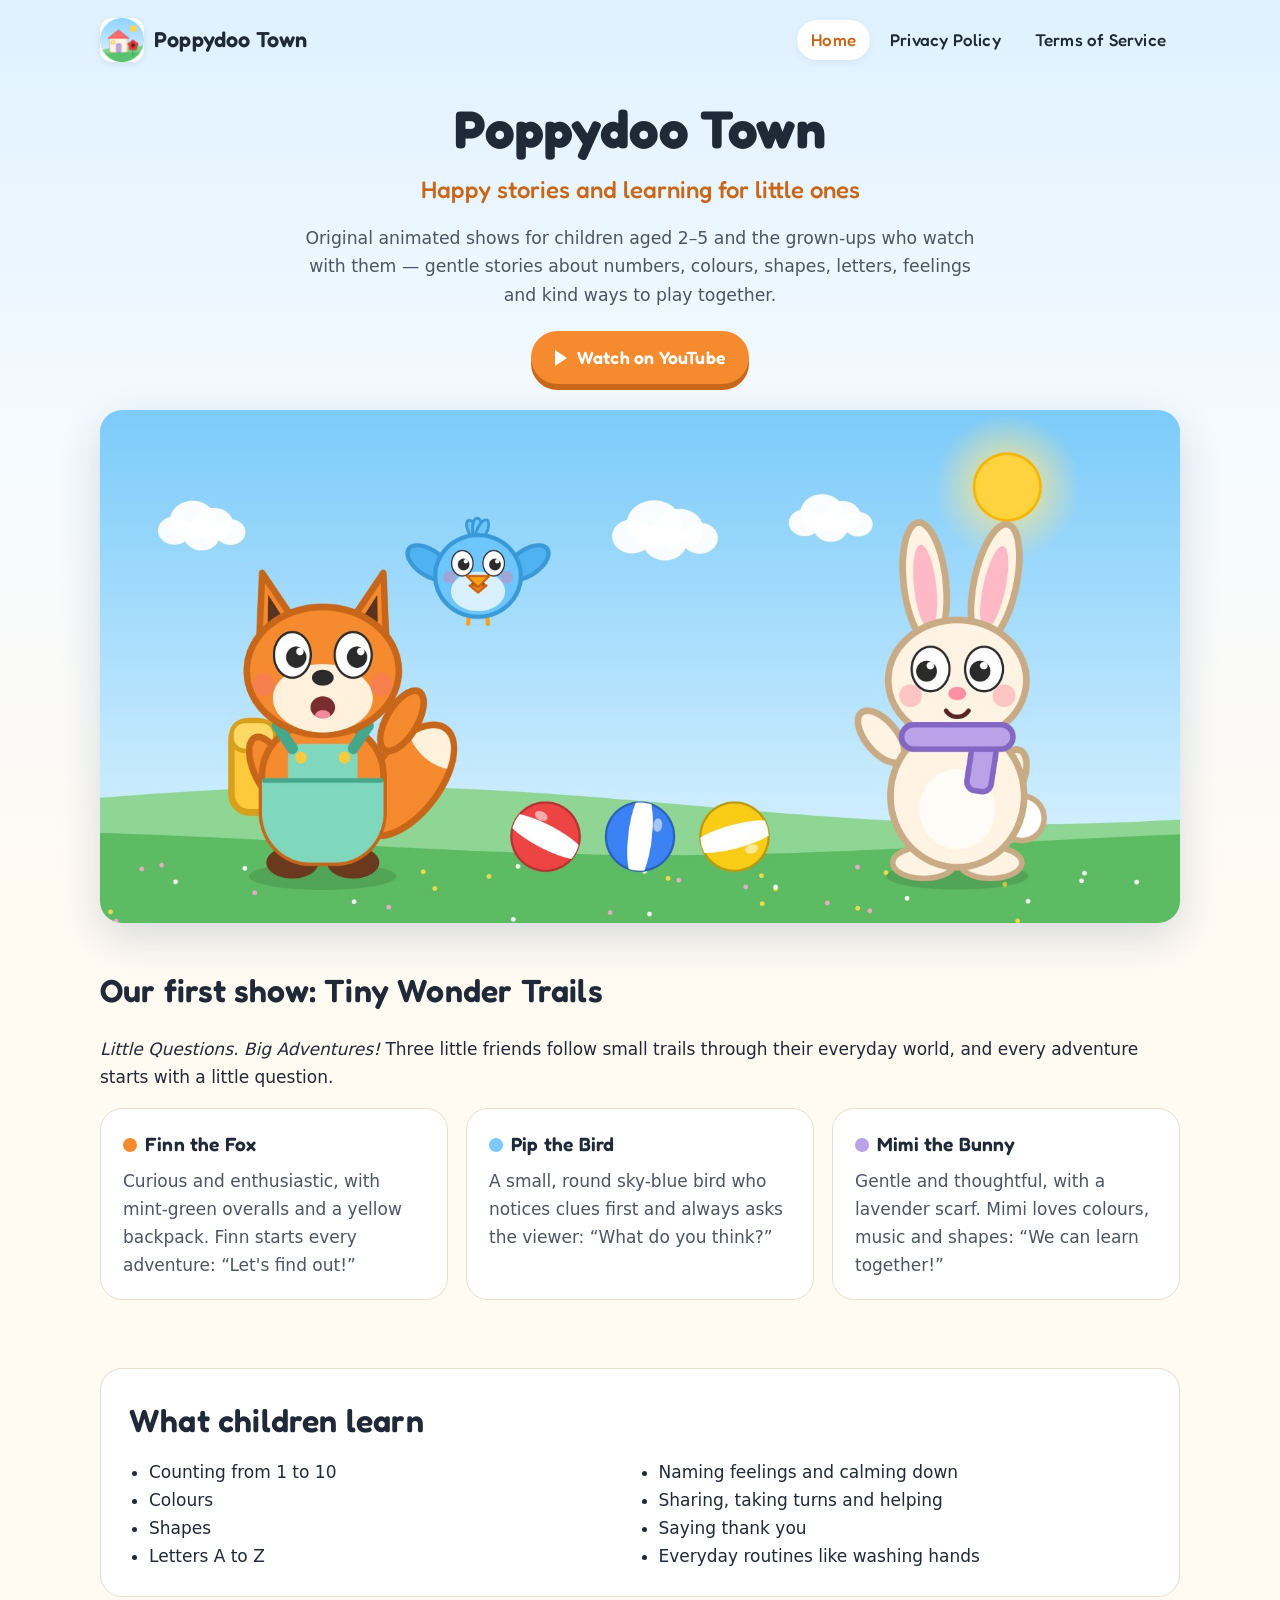
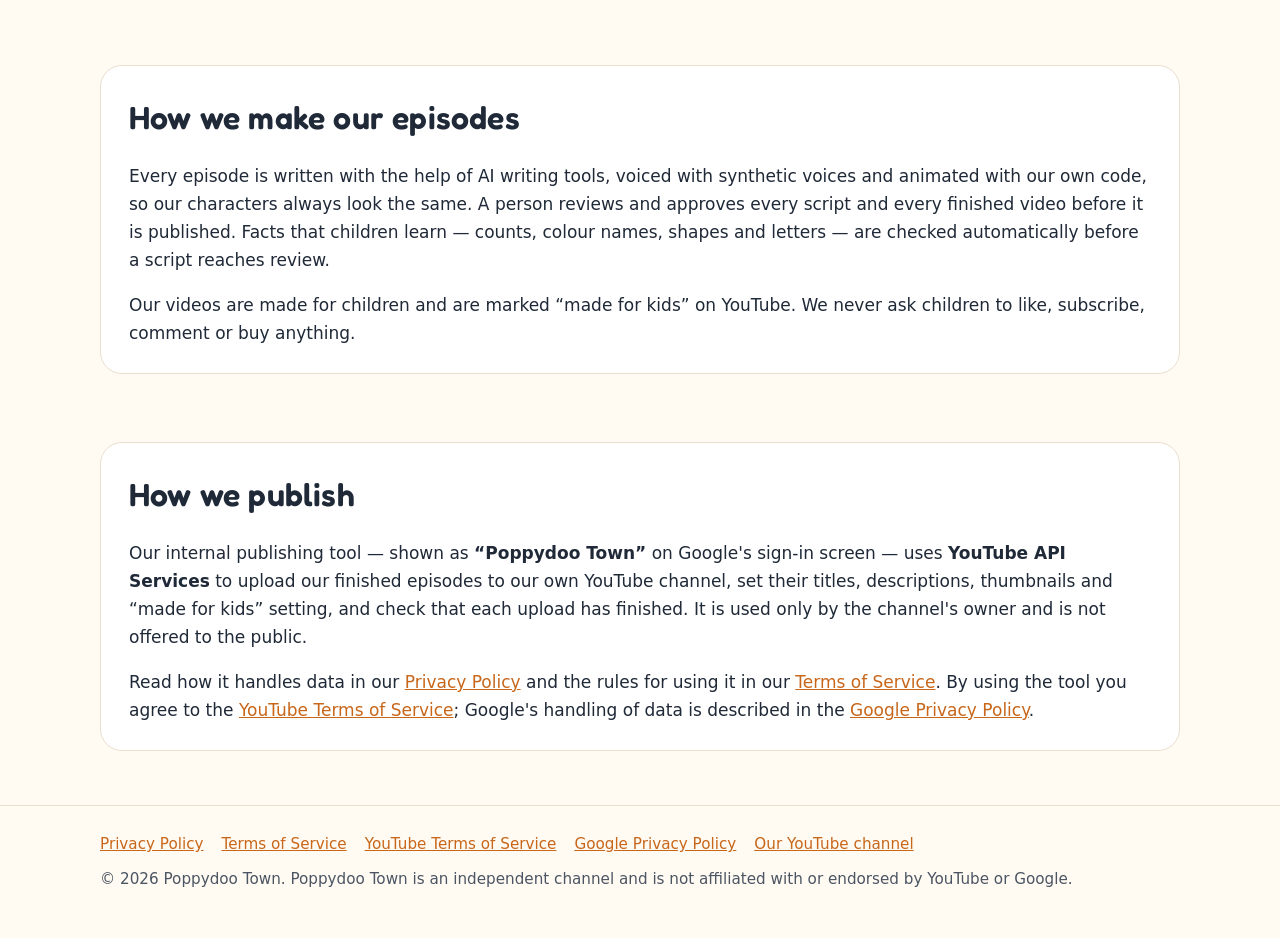
<file: index.html>
<!doctype html>
<html lang="en">
<head>
  <meta charset="utf-8">
  <meta name="viewport" content="width=device-width, initial-scale=1">
  <title>Poppydoo Town — happy stories and learning for little ones</title>
  <meta name="description" content="Poppydoo Town is a YouTube channel of original animated shows for children aged 2–5. Our first show, Tiny Wonder Trails, follows Finn the Fox, Pip the Bird and Mimi the Bunny as they explore numbers, colours, shapes, letters, feelings and kindness.">
  <link rel="icon" type="image/png" href="img/favicon-32.png">
  <link rel="apple-touch-icon" href="img/icon-180.png">
  <link rel="stylesheet" href="style.css">
</head>
<body>
  <header class="site-header">
    <div class="wrap">
      <a class="brand" href="./"><img src="img/icon-180.png" alt="">Poppydoo Town</a>
      <nav aria-label="Main">
        <a href="./" aria-current="page">Home</a>
        <a href="privacy.html">Privacy Policy</a>
        <a href="terms.html">Terms of Service</a>
      </nav>
    </div>
  </header>

  <main>
    <section class="hero">
      <div class="wrap">
        <h1>Poppydoo Town</h1>
        <p class="tagline">Happy stories and learning for little ones</p>
        <p class="lead">Original animated shows for children aged 2–5 and the grown-ups who watch with them —
          gentle stories about numbers, colours, shapes, letters, feelings and kind ways to play together.</p>
        <a class="button" href="https://www.youtube.com/channel/UCV4eer0ZfYjGagVnBDitxRQ" rel="noopener">
          <span class="play" aria-hidden="true"></span> Watch on YouTube
        </a>
        <div class="hero-art">
          <img src="img/hero.jpg" width="1600" height="760"
               alt="Finn the Fox, Pip the Bird and Mimi the Bunny from Tiny Wonder Trails waving in a sunny park next to a red, a blue and a yellow ball">
        </div>
      </div>
    </section>

    <section>
      <div class="wrap">
        <h2>Our first show: Tiny Wonder Trails</h2>
        <p><em>Little Questions. Big Adventures!</em> Three little friends follow small trails through their everyday
          world, and every adventure starts with a little question.</p>
        <div class="cards">
          <div class="card">
            <h3><span class="dot" style="background:var(--fox)"></span>Finn the Fox</h3>
            <p>Curious and enthusiastic, with mint-green overalls and a yellow backpack. Finn starts every adventure: “Let's find out!”</p>
          </div>
          <div class="card">
            <h3><span class="dot" style="background:var(--sky-deep)"></span>Pip the Bird</h3>
            <p>A small, round sky-blue bird who notices clues first and always asks the viewer: “What do you think?”</p>
          </div>
          <div class="card">
            <h3><span class="dot" style="background:var(--lavender)"></span>Mimi the Bunny</h3>
            <p>Gentle and thoughtful, with a lavender scarf. Mimi loves colours, music and shapes: “We can learn together!”</p>
          </div>
        </div>
      </div>
    </section>

    <section>
      <div class="wrap panel">
        <h2>What children learn</h2>
        <ul class="learn">
          <li>Counting from 1 to 10</li>
          <li>Colours</li>
          <li>Shapes</li>
          <li>Letters A to Z</li>
          <li>Naming feelings and calming down</li>
          <li>Sharing, taking turns and helping</li>
          <li>Saying thank you</li>
          <li>Everyday routines like washing hands</li>
        </ul>
      </div>
    </section>

    <section>
      <div class="wrap panel">
        <h2>How we make our episodes</h2>
        <p>Every episode is written with the help of AI writing tools, voiced with synthetic voices and animated
          with our own code, so our characters always look the same. A person reviews and approves every script
          and every finished video before it is published. Facts that children learn — counts, colour names, shapes
          and letters — are checked automatically before a script reaches review.</p>
        <p>Our videos are made for children and are marked “made for kids” on YouTube. We never ask children to
          like, subscribe, comment or buy anything.</p>
      </div>
    </section>

    <section id="studio">
      <div class="wrap panel">
        <h2>How we publish</h2>
        <p>Our internal publishing tool — shown as <strong>“Poppydoo Town”</strong> on Google's sign-in screen —
          uses <strong>YouTube API Services</strong> to upload our finished episodes to our own YouTube channel, set
          their titles, descriptions, thumbnails and “made for kids” setting, and check that each upload has finished.
          It is used only by the channel's owner and is not offered to the public.</p>
        <p>Read how it handles data in our <a href="privacy.html">Privacy Policy</a> and the rules for using it in our
          <a href="terms.html">Terms of Service</a>. By using the tool you agree to the
          <a href="https://www.youtube.com/t/terms" rel="noopener">YouTube Terms of Service</a>; Google's handling of data
          is described in the <a href="http://www.google.com/policies/privacy" rel="noopener">Google Privacy Policy</a>.</p>
      </div>
    </section>
  </main>

  <footer class="site-footer">
    <div class="wrap">
      <div class="links">
        <a href="privacy.html">Privacy Policy</a>
        <a href="terms.html">Terms of Service</a>
        <a href="https://www.youtube.com/t/terms" rel="noopener">YouTube Terms of Service</a>
        <a href="http://www.google.com/policies/privacy" rel="noopener">Google Privacy Policy</a>
        <a href="https://www.youtube.com/channel/UCV4eer0ZfYjGagVnBDitxRQ" rel="noopener">Our YouTube channel</a>
      </div>
      <p>© 2026 Poppydoo Town. Poppydoo Town is an independent channel and is not affiliated with or endorsed by YouTube or Google.</p>
    </div>
  </footer>
</body>
</html>
</file>
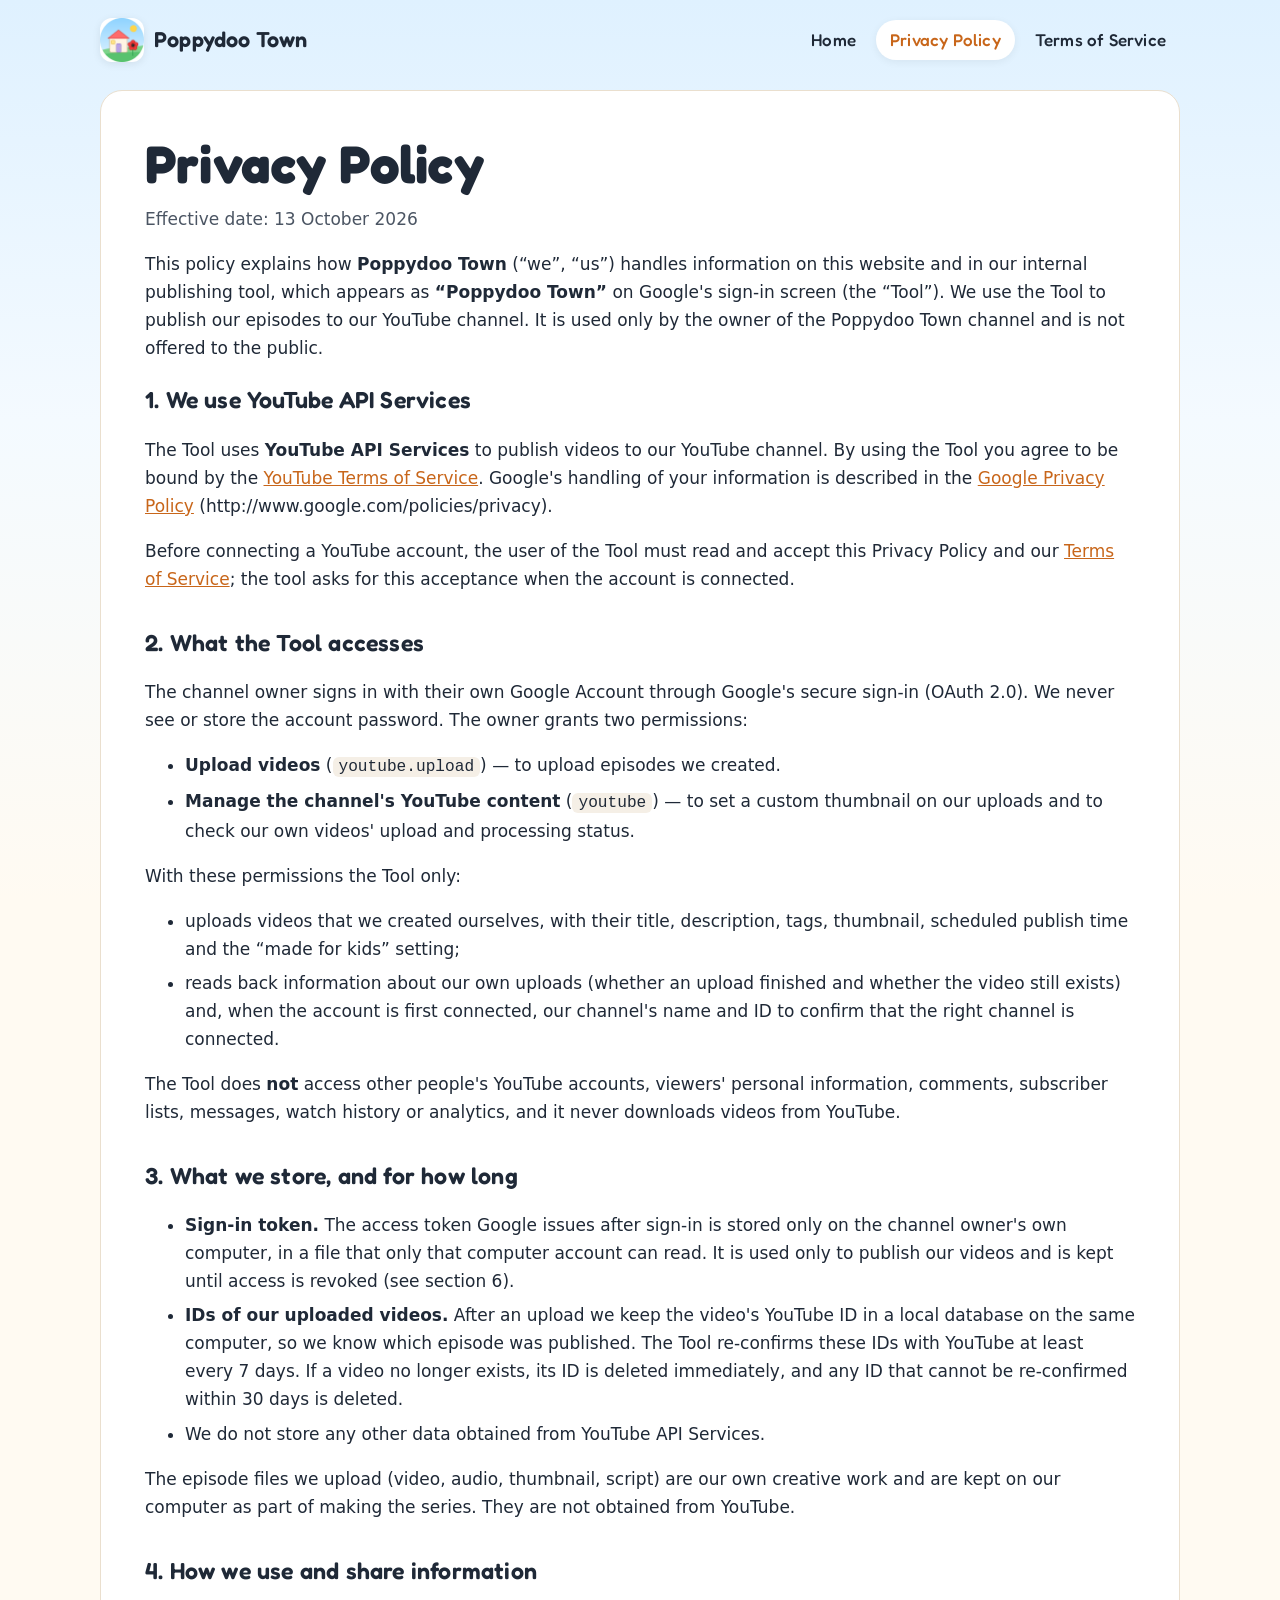
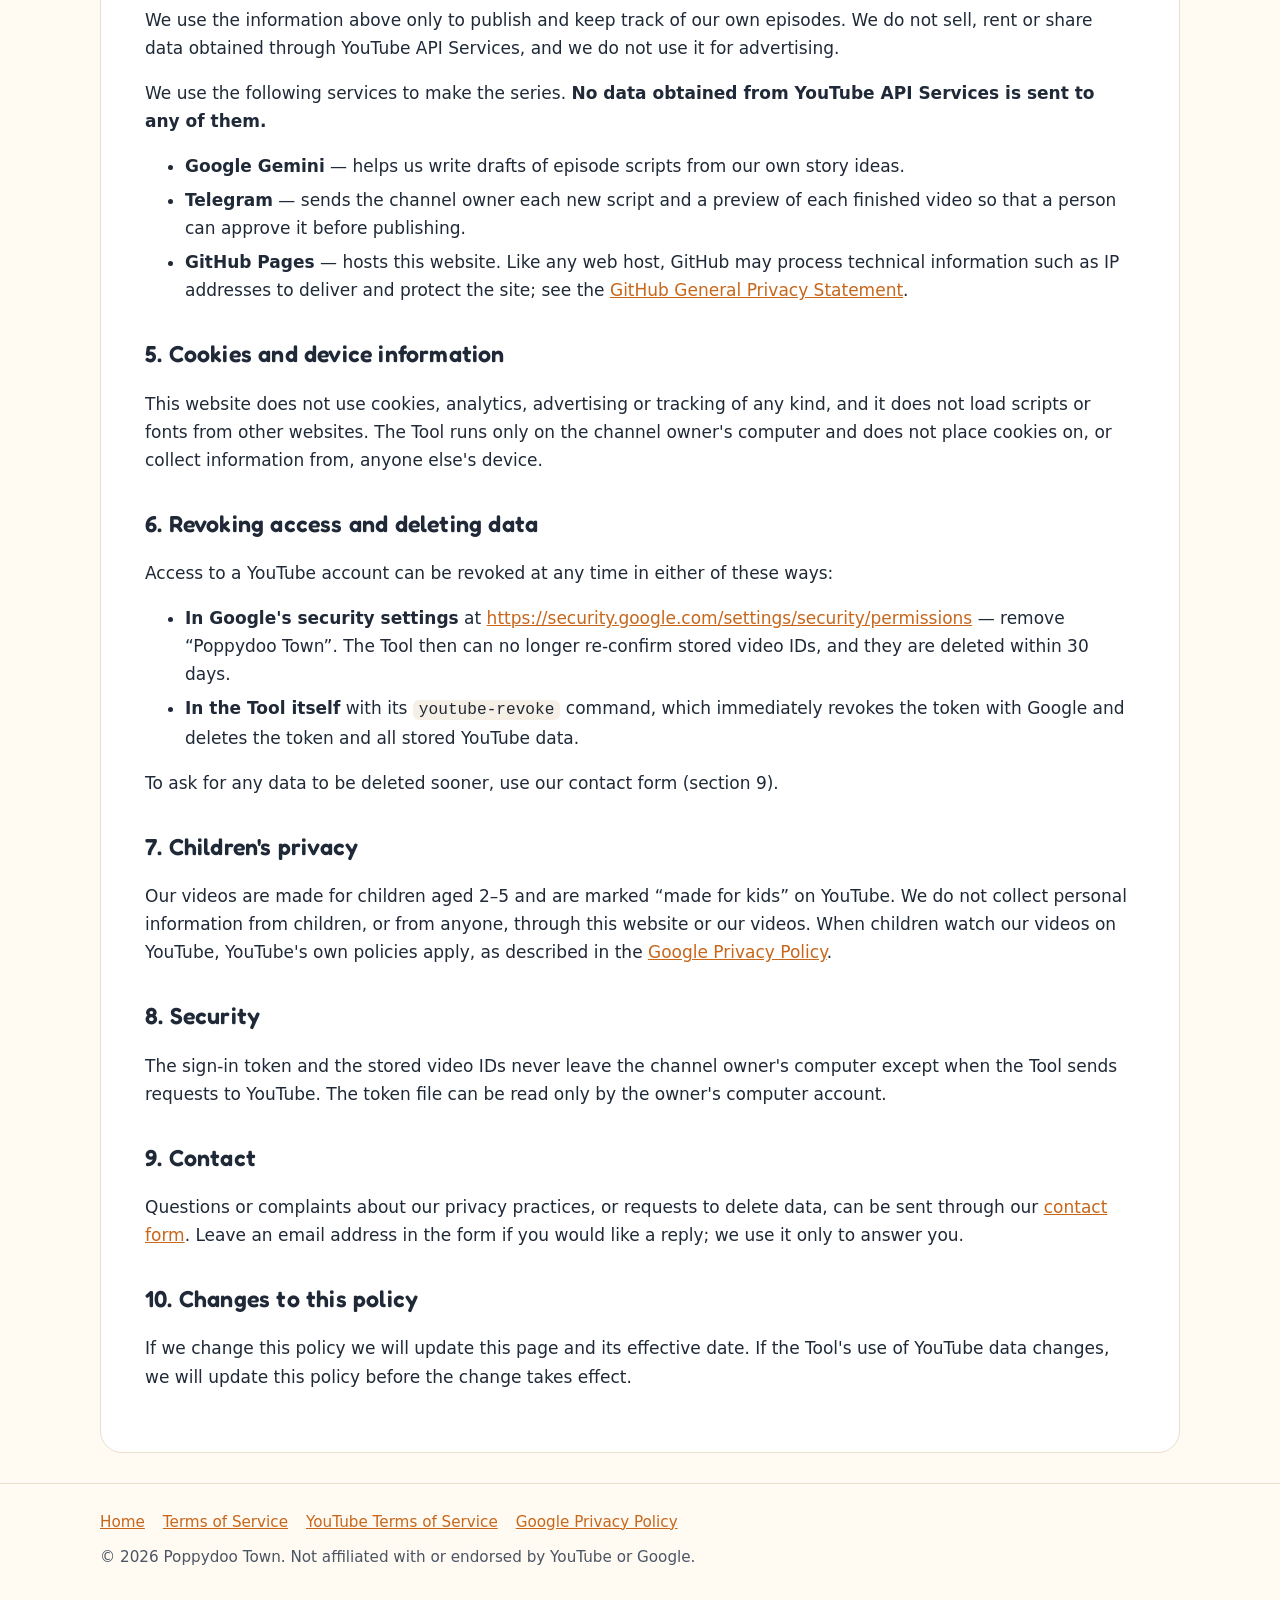
<file: privacy.html>
<!doctype html>
<html lang="en">
<head>
  <meta charset="utf-8">
  <meta name="viewport" content="width=device-width, initial-scale=1">
  <title>Privacy Policy — Poppydoo Town</title>
  <meta name="description" content="How Poppydoo Town and its publishing tool handle data, including data from YouTube API Services.">
  <link rel="icon" type="image/png" href="img/favicon-32.png">
  <link rel="apple-touch-icon" href="img/icon-180.png">
  <link rel="stylesheet" href="style.css">
</head>
<body>
  <header class="site-header">
    <div class="wrap">
      <a class="brand" href="./"><img src="img/icon-180.png" alt="">Poppydoo Town</a>
      <nav aria-label="Main">
        <a href="./">Home</a>
        <a href="privacy.html" aria-current="page">Privacy Policy</a>
        <a href="terms.html">Terms of Service</a>
      </nav>
    </div>
  </header>

  <main class="wrap">
    <article class="doc">
      <h1>Privacy Policy</h1>
      <p class="meta">Effective date: 13 October 2026</p>

      <p>This policy explains how <strong>Poppydoo Town</strong> (“we”, “us”) handles information on this website
        and in our internal publishing tool, which appears as <strong>“Poppydoo Town”</strong> on Google's sign-in
        screen (the “Tool”). We use the Tool to publish our episodes to our YouTube channel. It is used only by
        the owner of the Poppydoo Town channel and is not offered to the public.</p>

      <h2>1. We use YouTube API Services</h2>
      <p>The Tool uses <strong>YouTube API Services</strong> to publish videos to our YouTube channel.
        By using the Tool you agree to be bound by the
        <a href="https://www.youtube.com/t/terms" rel="noopener">YouTube Terms of Service</a>.
        Google's handling of your information is described in the
        <a href="http://www.google.com/policies/privacy" rel="noopener">Google Privacy Policy</a>
        (http://www.google.com/policies/privacy).</p>
      <p>Before connecting a YouTube account, the user of the Tool must read and accept this Privacy
        Policy and our <a href="terms.html">Terms of Service</a>; the tool asks for this acceptance when the
        account is connected.</p>

      <h2>2. What the Tool accesses</h2>
      <p>The channel owner signs in with their own Google Account through Google's secure sign-in (OAuth 2.0).
        We never see or store the account password. The owner grants two permissions:</p>
      <ul>
        <li><strong>Upload videos</strong> (<code>youtube.upload</code>) — to upload episodes we created.</li>
        <li><strong>Manage the channel's YouTube content</strong> (<code>youtube</code>) — to set a custom thumbnail
          on our uploads and to check our own videos' upload and processing status.</li>
      </ul>
      <p>With these permissions the Tool only:</p>
      <ul>
        <li>uploads videos that we created ourselves, with their title, description, tags, thumbnail, scheduled
          publish time and the “made for kids” setting;</li>
        <li>reads back information about our own uploads (whether an upload finished and whether the video still
          exists) and, when the account is first connected, our channel's name and ID to confirm that the right
          channel is connected.</li>
      </ul>
      <p>The Tool does <strong>not</strong> access other people's YouTube accounts, viewers' personal
        information, comments, subscriber lists, messages, watch history or analytics, and it never downloads
        videos from YouTube.</p>

      <h2>3. What we store, and for how long</h2>
      <ul>
        <li><strong>Sign-in token.</strong> The access token Google issues after sign-in is stored only on the
          channel owner's own computer, in a file that only that computer account can read. It is used only to
          publish our videos and is kept until access is revoked (see section 6).</li>
        <li><strong>IDs of our uploaded videos.</strong> After an upload we keep the video's YouTube ID in a local
          database on the same computer, so we know which episode was published. The Tool re-confirms
          these IDs with YouTube at least every 7 days. If a video no longer exists, its ID is deleted immediately,
          and any ID that cannot be re-confirmed within 30 days is deleted.</li>
        <li>We do not store any other data obtained from YouTube API Services.</li>
      </ul>
      <p>The episode files we upload (video, audio, thumbnail, script) are our own creative work and are kept on our
        computer as part of making the series. They are not obtained from YouTube.</p>

      <h2>4. How we use and share information</h2>
      <p>We use the information above only to publish and keep track of our own episodes. We do not sell, rent or
        share data obtained through YouTube API Services, and we do not use it for advertising.</p>
      <p>We use the following services to make the series. <strong>No data obtained from YouTube API Services is sent
        to any of them.</strong></p>
      <ul>
        <li><strong>Google Gemini</strong> — helps us write drafts of episode scripts from our own story ideas.</li>
        <li><strong>Telegram</strong> — sends the channel owner each new script and a preview of each finished video
          so that a person can approve it before publishing.</li>
        <li><strong>GitHub Pages</strong> — hosts this website. Like any web host, GitHub may process technical
          information such as IP addresses to deliver and protect the site; see the
          <a href="https://docs.github.com/en/site-policy/privacy-policies/github-general-privacy-statement" rel="noopener">GitHub
          General Privacy Statement</a>.</li>
      </ul>

      <h2>5. Cookies and device information</h2>
      <p>This website does not use cookies, analytics, advertising or tracking of any kind, and it does not load
        scripts or fonts from other websites. The Tool runs only on the channel owner's computer and does
        not place cookies on, or collect information from, anyone else's device.</p>

      <h2>6. Revoking access and deleting data</h2>
      <p>Access to a YouTube account can be revoked at any time in either of these ways:</p>
      <ul>
        <li><strong>In Google's security settings</strong> at
          <a href="https://security.google.com/settings/security/permissions" rel="noopener">https://security.google.com/settings/security/permissions</a>
          — remove “Poppydoo Town”. The Tool then can no longer re-confirm stored video IDs, and they are
          deleted within 30 days.</li>
        <li><strong>In the Tool itself</strong> with its <code>youtube-revoke</code> command, which
          immediately revokes the token with Google and deletes the token and all stored YouTube data.</li>
      </ul>
      <p>To ask for any data to be deleted sooner, use our contact form (section 9).</p>

      <h2>7. Children's privacy</h2>
      <p>Our videos are made for children aged 2–5 and are marked “made for kids” on YouTube. We do not collect
        personal information from children, or from anyone, through this website or our videos. When children watch
        our videos on YouTube, YouTube's own policies apply, as described in the
        <a href="http://www.google.com/policies/privacy" rel="noopener">Google Privacy Policy</a>.</p>

      <h2>8. Security</h2>
      <p>The sign-in token and the stored video IDs never leave the channel owner's computer except when the Tool sends requests to YouTube. The token file can be read only by the owner's computer account.</p>

      <h2 id="contact">9. Contact</h2>
      <p>Questions or complaints about our privacy practices, or requests to delete data, can be sent through our
        <a href="https://docs.google.com/forms/d/e/1FAIpQLSfhJCUGuKrQ3TPC4n-auf8BZWQk6Wo3MlmhsKI2w6yIjlGNsA/viewform" rel="noopener">contact form</a>.
        Leave an email address in the form if you would like a reply; we use it only to answer you.</p>

      <h2>10. Changes to this policy</h2>
      <p>If we change this policy we will update this page and its effective date. If the Tool's use of
        YouTube data changes, we will update this policy before the change takes effect.</p>
    </article>
  </main>

  <footer class="site-footer">
    <div class="wrap">
      <div class="links">
        <a href="./">Home</a>
        <a href="terms.html">Terms of Service</a>
        <a href="https://www.youtube.com/t/terms" rel="noopener">YouTube Terms of Service</a>
        <a href="http://www.google.com/policies/privacy" rel="noopener">Google Privacy Policy</a>
      </div>
      <p>© 2026 Poppydoo Town. Not affiliated with or endorsed by YouTube or Google.</p>
    </div>
  </footer>
</body>
</html>
</file>
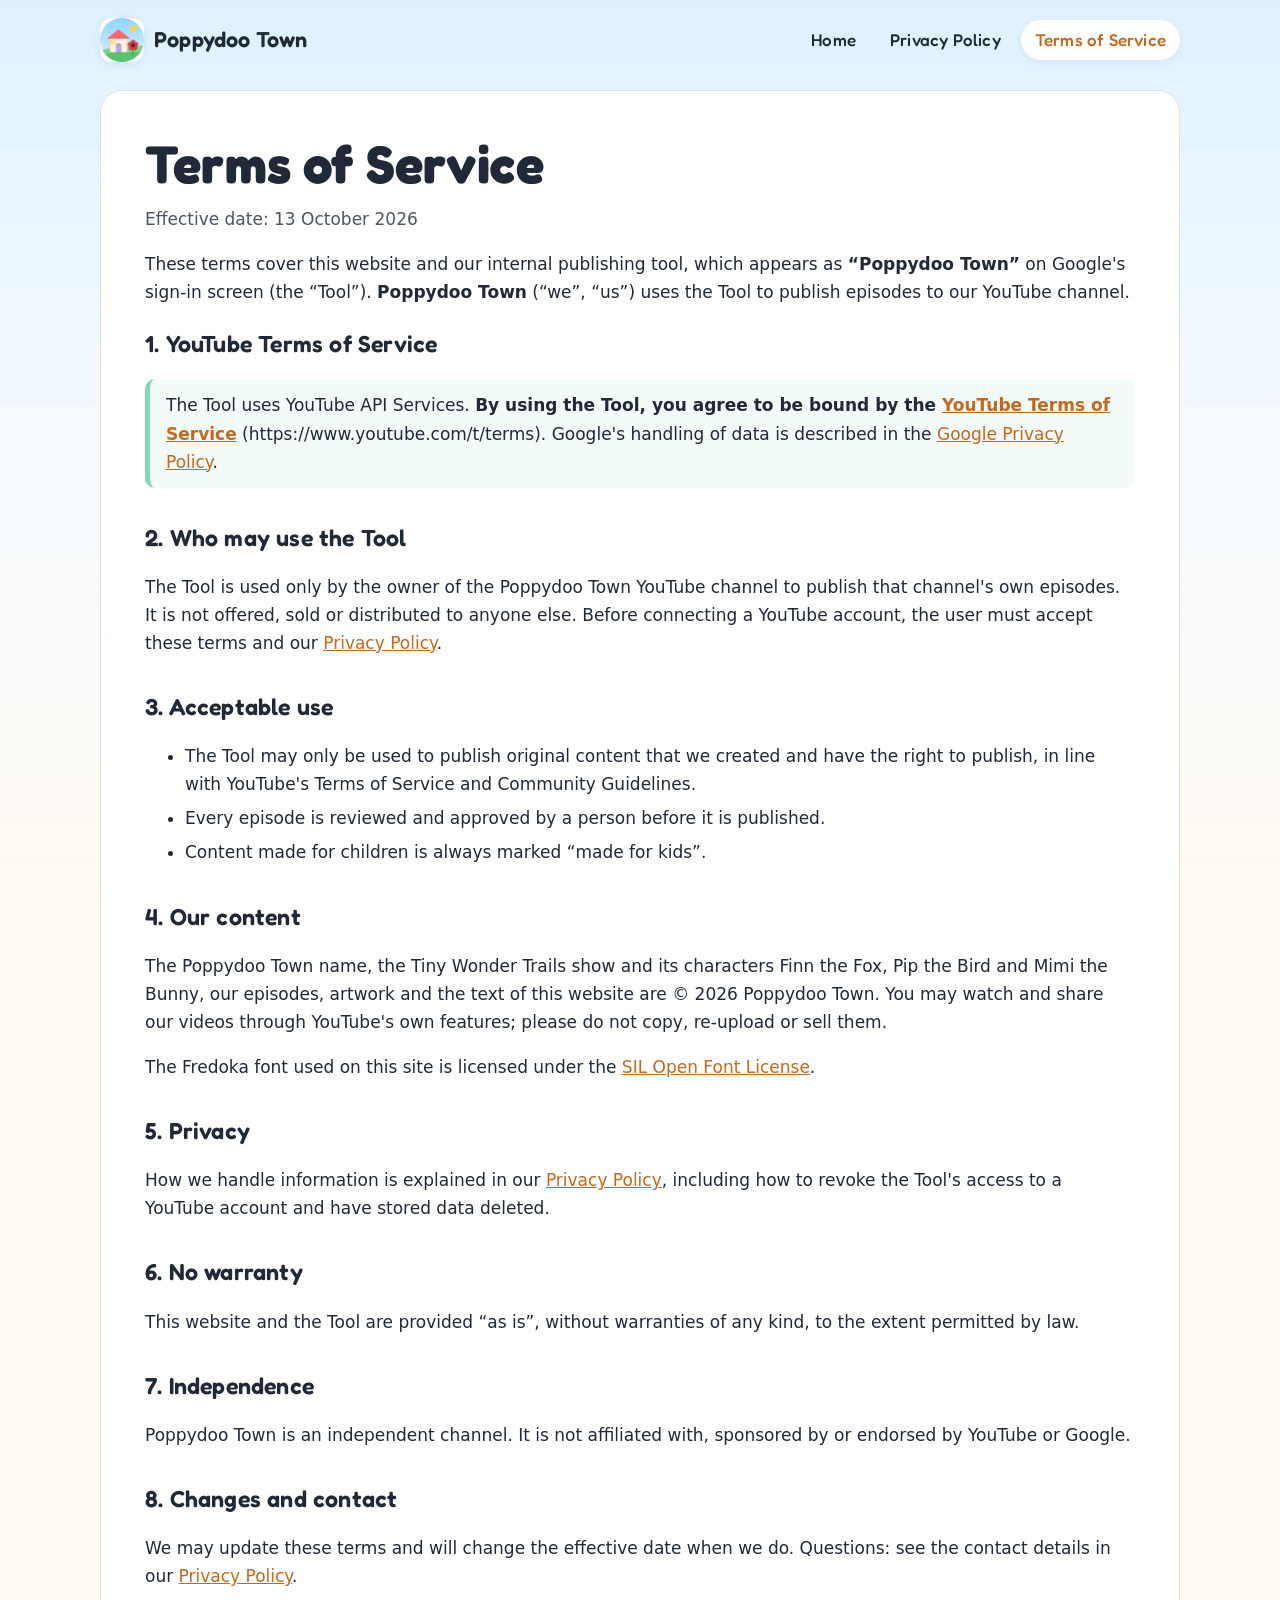
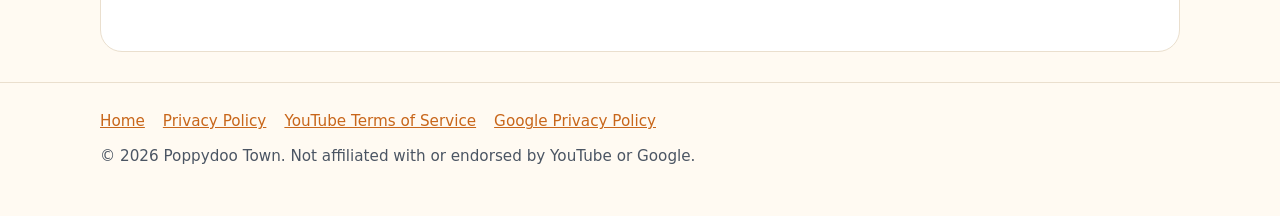
<file: terms.html>
<!doctype html>
<html lang="en">
<head>
  <meta charset="utf-8">
  <meta name="viewport" content="width=device-width, initial-scale=1">
  <title>Terms of Service — Poppydoo Town</title>
  <meta name="description" content="Terms for using the Poppydoo Town website and our publishing tool.">
  <link rel="icon" type="image/png" href="img/favicon-32.png">
  <link rel="apple-touch-icon" href="img/icon-180.png">
  <link rel="stylesheet" href="style.css">
</head>
<body>
  <header class="site-header">
    <div class="wrap">
      <a class="brand" href="./"><img src="img/icon-180.png" alt="">Poppydoo Town</a>
      <nav aria-label="Main">
        <a href="./">Home</a>
        <a href="privacy.html">Privacy Policy</a>
        <a href="terms.html" aria-current="page">Terms of Service</a>
      </nav>
    </div>
  </header>

  <main class="wrap">
    <article class="doc">
      <h1>Terms of Service</h1>
      <p class="meta">Effective date: 13 October 2026</p>

      <p>These terms cover this website and our internal publishing tool, which appears as
        <strong>“Poppydoo Town”</strong> on Google's sign-in screen (the “Tool”). <strong>Poppydoo Town</strong>
        (“we”, “us”) uses the Tool to publish episodes to our YouTube channel.</p>

      <h2>1. YouTube Terms of Service</h2>
      <p class="note">The Tool uses YouTube API Services. <strong>By using the Tool, you agree to
        be bound by the <a href="https://www.youtube.com/t/terms" rel="noopener">YouTube Terms of Service</a></strong>
        (https://www.youtube.com/t/terms). Google's handling of data is described in the
        <a href="http://www.google.com/policies/privacy" rel="noopener">Google Privacy Policy</a>.</p>

      <h2>2. Who may use the Tool</h2>
      <p>The Tool is used only by the owner of the Poppydoo Town YouTube channel to
        publish that channel's own episodes. It is not offered, sold or distributed to anyone else. Before connecting
        a YouTube account, the user must accept these terms and our <a href="privacy.html">Privacy Policy</a>.</p>

      <h2>3. Acceptable use</h2>
      <ul>
        <li>The Tool may only be used to publish original content that we created and have the right to
          publish, in line with YouTube's Terms of Service and Community Guidelines.</li>
        <li>Every episode is reviewed and approved by a person before it is published.</li>
        <li>Content made for children is always marked “made for kids”.</li>
      </ul>

      <h2>4. Our content</h2>
      <p>The Poppydoo Town name, the Tiny Wonder Trails show and its characters Finn the Fox, Pip the Bird and Mimi the Bunny, our episodes,
        artwork and the text of this website are © 2026 Poppydoo Town. You may watch and share our videos through
        YouTube's own features; please do not copy, re-upload or sell them.</p>
      <p>The Fredoka font used on this site is licensed under the
        <a href="fonts/OFL.txt">SIL Open Font License</a>.</p>

      <h2>5. Privacy</h2>
      <p>How we handle information is explained in our <a href="privacy.html">Privacy Policy</a>, including how to
        revoke the Tool's access to a YouTube account and have stored data deleted.</p>

      <h2>6. No warranty</h2>
      <p>This website and the Tool are provided “as is”, without warranties of any kind, to the extent
        permitted by law.</p>

      <h2>7. Independence</h2>
      <p>Poppydoo Town is an independent channel. It is not affiliated with, sponsored by or endorsed by YouTube
        or Google.</p>

      <h2>8. Changes and contact</h2>
      <p>We may update these terms and will change the effective date when we do. Questions: see the contact details in our
        <a href="privacy.html#contact">Privacy Policy</a>.</p>
    </article>
  </main>

  <footer class="site-footer">
    <div class="wrap">
      <div class="links">
        <a href="./">Home</a>
        <a href="privacy.html">Privacy Policy</a>
        <a href="https://www.youtube.com/t/terms" rel="noopener">YouTube Terms of Service</a>
        <a href="http://www.google.com/policies/privacy" rel="noopener">Google Privacy Policy</a>
      </div>
      <p>© 2026 Poppydoo Town. Not affiliated with or endorsed by YouTube or Google.</p>
    </div>
  </footer>
</body>
</html>
</file>
<file: style.css>
/* Tiny Wonder Trails — static site. No external requests: fonts and images are self-hosted. */
@font-face {
  font-family: "Fredoka";
  src: url("fonts/Fredoka.ttf") format("truetype");
  font-weight: 300 700;
  font-display: swap;
}

:root {
  --sky: #dff1ff;
  --sky-deep: #7cc8ff;
  --cream: #fffaf2;
  --ink: #1f2937;
  --ink-soft: #4b5563;
  --fox: #f58a2e;
  --fox-deep: #c8661a;
  --mint: #7fd8be;
  --lavender: #b9a2e8;
  --bird: #3a9ad9;
  --line: #eadfce;
  --radius: 22px;
}

* { box-sizing: border-box; }

html { -webkit-text-size-adjust: 100%; background: var(--cream); }

body {
  margin: 0;
  min-height: 100vh;
  background: linear-gradient(180deg, var(--sky) 0, #f4faff 420px, var(--cream) 900px) no-repeat;
  color: var(--ink);
  font: 17px/1.65 system-ui, -apple-system, "Segoe UI", Roboto, Ubuntu, sans-serif;
}

h1, h2, h3, .brand, .button, nav a {
  font-family: "Fredoka", system-ui, sans-serif;
  letter-spacing: 0.2px;
}

h1 { font-size: clamp(2.1rem, 5vw, 3.3rem); line-height: 1.1; margin: 0 0 12px; font-weight: 700; }
h2 { font-size: clamp(1.5rem, 3.2vw, 2rem); margin: 0 0 10px; font-weight: 600; }
h3 { font-size: 1.2rem; margin: 18px 0 6px; font-weight: 600; }

a { color: var(--fox-deep); }
a:hover { color: var(--fox); }

.wrap { width: min(1080px, 100% - 32px); margin-inline: auto; }

/* header */
.site-header { padding: 18px 0; }
.site-header .wrap { display: flex; align-items: center; justify-content: space-between; gap: 16px; flex-wrap: wrap; }
.brand { display: flex; align-items: center; gap: 10px; text-decoration: none; color: var(--ink); font-size: 1.35rem; font-weight: 600; }
.brand img { width: 44px; height: 44px; border-radius: 12px; background: #fff; box-shadow: 0 2px 8px rgb(0 0 0 / 0.08); }
nav { display: flex; gap: 6px; flex-wrap: wrap; }
nav a { text-decoration: none; color: var(--ink); padding: 6px 14px; border-radius: 999px; font-weight: 500; }
nav a:hover, nav a[aria-current="page"] { background: #fff; color: var(--fox-deep); box-shadow: 0 2px 8px rgb(0 0 0 / 0.06); }

/* hero */
.hero { padding: 20px 0 8px; text-align: center; }
.tagline { font-family: "Fredoka", system-ui, sans-serif; color: var(--fox-deep); font-size: clamp(1.15rem, 2.6vw, 1.5rem); font-weight: 500; margin: 0 0 14px; }
.lead { max-width: 680px; margin: 0 auto 22px; color: var(--ink-soft); font-size: 1.08rem; }
.hero-art { margin: 26px auto 0; border-radius: var(--radius); overflow: hidden; box-shadow: 0 14px 40px rgb(30 80 130 / 0.18); }
.hero-art img { display: block; width: 100%; height: auto; }

.button {
  display: inline-flex; align-items: center; gap: 10px;
  background: var(--fox); color: #fff; text-decoration: none;
  padding: 12px 24px; border-radius: 999px; font-weight: 600; font-size: 1.1rem;
  box-shadow: 0 6px 0 var(--fox-deep);
  transition: transform 0.12s ease, box-shadow 0.12s ease;
}
.button:hover { color: #fff; transform: translateY(2px); box-shadow: 0 4px 0 var(--fox-deep); }
.play { width: 0; height: 0; border-left: 12px solid #fff; border-top: 8px solid transparent; border-bottom: 8px solid transparent; }

/* sections */
section { padding: 34px 0; }
.cards { display: grid; grid-template-columns: repeat(auto-fit, minmax(230px, 1fr)); gap: 18px; margin-top: 16px; }
.card { background: #fff; border: 1px solid var(--line); border-radius: var(--radius); padding: 20px 22px; }
.card h3 { margin-top: 0; }
.card p { margin: 0; color: var(--ink-soft); }
.dot { display: inline-block; width: 14px; height: 14px; border-radius: 50%; margin-right: 8px; vertical-align: -1px; }

.panel { background: #fff; border: 1px solid var(--line); border-radius: var(--radius); padding: 26px 28px; }
.panel p:last-child { margin-bottom: 0; }

ul.learn { columns: 2 220px; padding-left: 20px; margin: 10px 0 0; }

/* legal pages */
.doc { background: #fff; border: 1px solid var(--line); border-radius: var(--radius); padding: clamp(22px, 4vw, 44px); margin: 10px auto 30px; }
.doc h2 { margin-top: 30px; font-size: 1.45rem; }
.doc h2:first-of-type { margin-top: 18px; }
.doc .meta { color: var(--ink-soft); margin-top: 0; }
.doc li { margin-bottom: 6px; }
.note { background: #f3fbf8; border-left: 5px solid var(--mint); padding: 12px 16px; border-radius: 10px; }
code { background: #f5efe6; padding: 1px 6px; border-radius: 6px; font-size: 0.95em; }

/* footer */
.site-footer { border-top: 1px solid var(--line); margin-top: 20px; padding: 26px 0 40px; color: var(--ink-soft); font-size: 0.95rem; }
.site-footer .links { display: flex; flex-wrap: wrap; gap: 6px 18px; margin-bottom: 10px; }
.site-footer p { margin: 6px 0; }

@media (max-width: 560px) {
  body { font-size: 16px; }
  .panel, .card { padding: 18px; }
}
</file>
